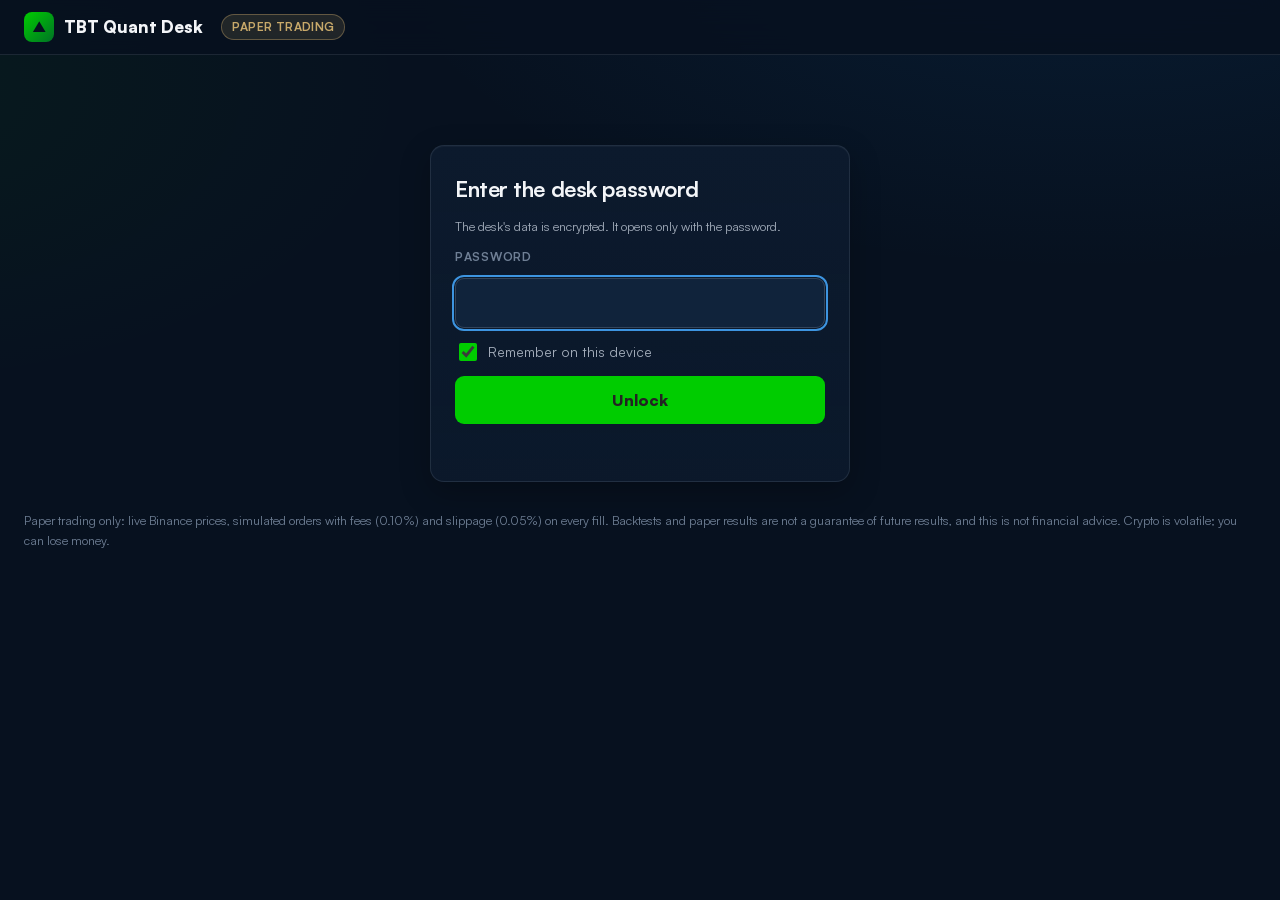
<file: index.html>
<!doctype html>
<html lang="en">
<head>
  <meta charset="utf-8" />
  <meta name="viewport" content="width=device-width, initial-scale=1" />
  <title>TBT Quant Desk</title>
  <meta name="description" content="Paper-trading crypto desk: live positions, watchlist, learning and research." />
  <meta name="robots" content="noindex, nofollow" />
  <meta name="desk-vault" content="1" />
  <link rel="stylesheet" href="styles.css" />
  <link rel="icon" href="data:image/svg+xml,%3Csvg xmlns='http://www.w3.org/2000/svg' viewBox='0 0 32 32'%3E%3Crect width='32' height='32' rx='8' fill='%2300cc00'/%3E%3Cpath d='M7 21l6-6 4 4 8-9' stroke='%2307111f' stroke-width='3' fill='none' stroke-linecap='round' stroke-linejoin='round'/%3E%3C/svg%3E" />
</head>
<body>
  <header class="top">
    <div class="wrap">
      <div class="brand"><span class="mark" aria-hidden="true">▲</span>TBT Quant Desk</div>
      <span class="pill paper" title="No real money. Live prices, simulated orders with real fees.">Paper trading</span>
      <div class="status" id="status"><span class="live-dot stale"></span><span>Loading…</span></div>
      <nav class="tabs" role="tablist" aria-label="Views">
        <button role="tab" aria-selected="true" data-tab="desk">Desk</button>
        <button role="tab" aria-selected="false" data-tab="learning">Learning</button>
        <button role="tab" aria-selected="false" data-tab="research">Research</button>
        <button role="tab" aria-selected="false" data-tab="rules">Rules</button>
        <a class="navlink" href="sprint.html">Sprint →</a>
        <a class="navlink" href="sprint.html?desk=breakout">A/B test →</a>
      </nav>
    </div>
  </header>

  <main class="wrap">
    <section id="view-desk" role="tabpanel">
      <div class="hero" id="hero"></div>
      <div class="panel chart-panel">
        <div class="chart-head">
          <h2>Account value</h2>
          <div class="legend" id="legend"></div>
          <div class="seg" id="range" role="group" aria-label="Chart range">
            <button data-r="7D" aria-pressed="false">7D</button><button data-r="30D" aria-pressed="true">30D</button><button data-r="ALL" aria-pressed="false">All</button>
          </div>
        </div>
        <div style="position:relative"><svg class="chart" id="chart" role="img" aria-label="Account value chart"></svg><div class="chart-tip" id="tip"></div></div>
      </div>

      <div class="section-head"><h2>Trade board</h2><p id="board-sub">Every coin and trade, from watching to closed.</p></div>
      <div class="board" id="board"></div>

      <div class="lower">
        <div class="panel"><div class="chart-head"><h2>What the desk did</h2><span class="muted small">Plain-English log, newest first</span></div><ul class="log" id="log"></ul></div>
        <div class="panel"><div class="chart-head"><h2>Learning at a glance</h2><button class="seg" style="margin-left:auto;padding:5px 12px;cursor:pointer;border-radius:9px" data-goto="learning">Open learning →</button></div><div id="peek"></div></div>
      </div>
    </section>

    <section id="view-learning" role="tabpanel" hidden></section>
    <section id="view-research" role="tabpanel" hidden></section>
    <section id="view-rules" role="tabpanel" hidden></section>

    <p class="foot">Paper trading only: live Binance prices, simulated orders with fees (0.10%) and slippage (0.05%) on every fill. Backtests and paper results are not a guarantee of future results, and this is not financial advice. Crypto is volatile; you can lose money.</p>
  </main>
  <script src="app.js" type="module"></script>
</body>
</html>
</file>
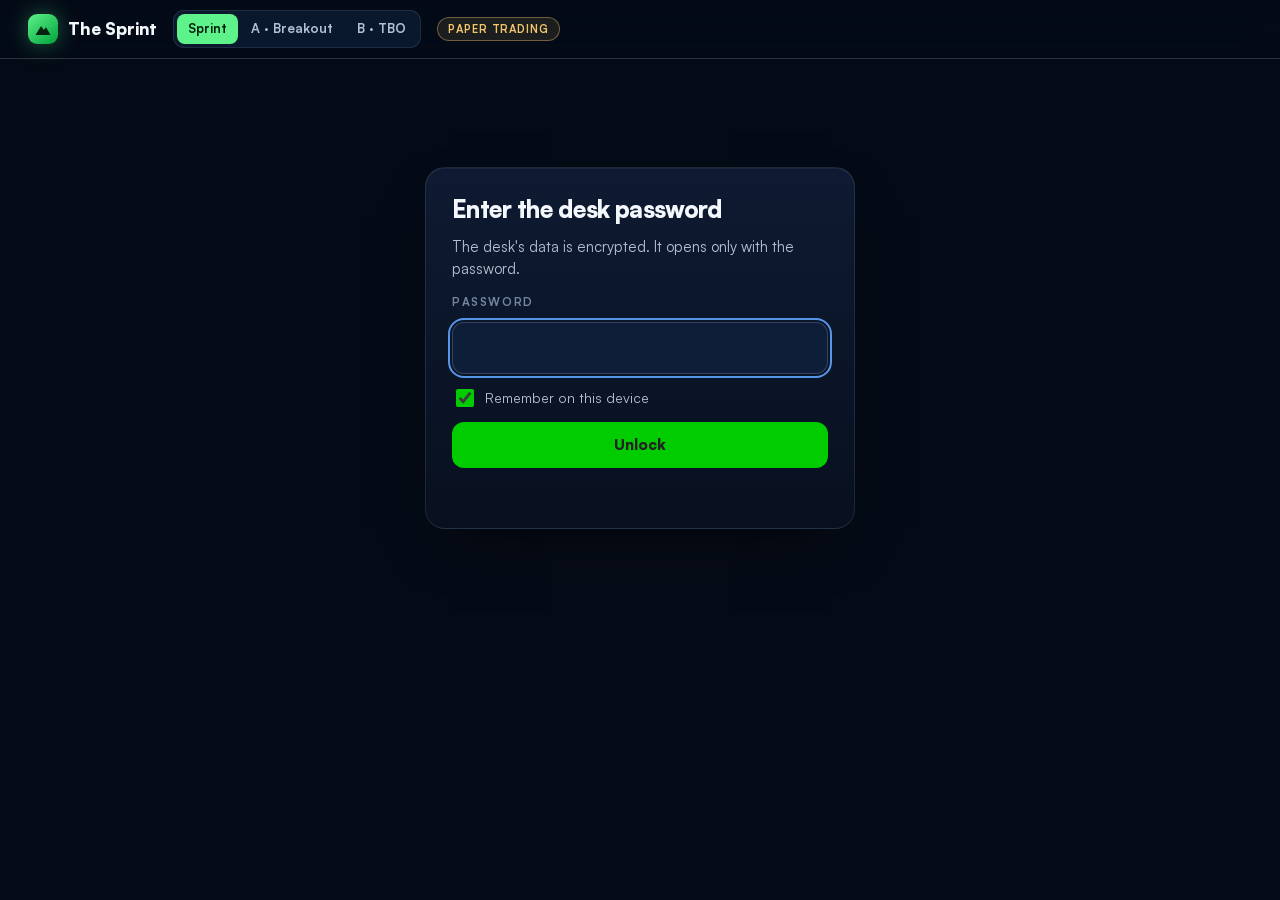
<file: sprint.html>
<!doctype html>
<html lang="en">
<head>
  <meta charset="utf-8" />
  <meta name="viewport" content="width=device-width, initial-scale=1, viewport-fit=cover" />
  <title>Sprint · TBT Quant Desk</title>
  <meta name="description" content="Paper-trading sprint: $1,000 to $2,000 in 30 days, swing trading crypto with Kraken fees." />
  <meta name="robots" content="noindex, nofollow" />
  <meta name="desk-vault" content="1" />
  <meta name="theme-color" content="#050b16" />
  <link rel="preload" href="satoshi-900.woff2" as="font" type="font/woff2" crossorigin />
  <link rel="stylesheet" href="sprint.css?v=8" />
  <link rel="icon" href="data:image/svg+xml,%3Csvg xmlns='http://www.w3.org/2000/svg' viewBox='0 0 32 32'%3E%3Crect width='32' height='32' rx='8' fill='%2300cc00'/%3E%3Cpath d='M5 24l8-13 4 6 3-4 7 11z' fill='%2307111f'/%3E%3C/svg%3E" />
</head>
<body class="sprint">
  <header class="top">
    <div class="wrap">
      <a class="brand" href="sprint.html" aria-label="The Sprint, live view">
        <span class="mark" aria-hidden="true"><svg viewBox="0 0 24 24" width="18" height="18"><path d="M2 20l7.5-12 3.6 5.4L16 9.5 22 20z" fill="#04210f"/></svg></span><span id="brand-name">The Sprint</span>
      </a>
      <nav class="desks" id="desks" aria-label="Desks"><a data-desk="sprint" href="sprint.html">Sprint</a><a data-desk="breakout" href="?desk=breakout">A · Breakout</a><a data-desk="tbo" href="?desk=tbo">B · TBO</a></nav>
      <span class="pill" title="No real money. Live prices, simulated orders with Kraken's fees.">Paper trading</span>
      <div class="status" id="status"><span class="live-dot stale"></span><span>Loading…</span></div>
      <nav class="tabs" aria-label="Views">
        <button id="nav-live" aria-selected="true">Live</button>
        <button id="nav-replay" aria-selected="false">Replay a past month</button>
        <a class="navlink" href="./">Full desk →</a>
      </nav>
    </div>
  </header>
  <div class="tape" id="tape" hidden>
    <div class="mood" id="mood"></div>
    <div class="tape-view" id="tape-view" aria-label="Live prices of the coins this desk follows, with each coin's move over the last 24 hours"><div class="tape-track" id="tape-track"></div></div>
  </div>

  <main>
    <section class="hero" id="hero" aria-label="The goal">
      <div class="scene" id="scene"></div>
      <div class="wrap hero-in"><div class="hero-copy" id="copy"></div></div>
    </section>

    <div class="wrap page">
      <section class="hud" id="hud" aria-label="Where things stand"></section>
      <p class="scene-key" id="scene-key"></p>
      <section class="ab" id="ab" aria-label="The A/B test" hidden></section>

      <section class="block" id="race-block">
        <div class="block-head">
          <div><div class="eyebrow">The route so far</div><h2 id="race-h">The race to $2,000</h2></div>
          <div class="legend" id="race-legend"></div>
        </div>
        <div class="panel race"><div class="race-box"><svg id="race" role="img" aria-label="Account value over the 30 days, against the pace needed to reach $2,000 and against simply holding Bitcoin"></svg><div class="tip" id="race-tip"></div></div><p class="race-note" id="race-note" hidden></p></div>
      </section>

      <section class="block" id="trades-block">
        <div class="block-head">
          <div><div class="eyebrow">On the rope</div><h2>Open trades and the market light</h2></div>
          <p id="trades-sub"></p>
        </div>
        <div class="trades" id="trades"></div>
      </section>

      <section class="block" id="radar-block">
        <div class="block-head">
          <div><div class="eyebrow">Scouting</div><h2>Radar: what it might buy next</h2></div>
          <p id="radar-sub">The closer a coin is to the centre, the closer it is to a breakout. Tap a coin to see its chart.</p>
        </div>
        <div class="radar">
          <div class="panel scope-panel"><div id="scope"></div><div class="scope-key" id="scope-key"></div></div>
          <div class="panel radar-list" id="radar"></div>
          <div class="panel radar-detail" id="radar-detail"></div>
        </div>
      </section>

      <section class="block two" id="log-block">
        <div>
          <div class="block-head"><div><div class="eyebrow">Logbook</div><h2>What it did, in plain English</h2></div></div>
          <div class="panel pad"><ul class="feed" id="feed"></ul></div>
        </div>
        <div>
          <div class="block-head"><div><div class="eyebrow">Results</div><h2>Finished trades</h2></div><p id="ledger-sub"></p></div>
          <div class="panel pad"><div id="ledger"></div><div id="fees"></div></div>
        </div>
      </section>

      <section class="block" id="score-block">
        <div class="block-head">
          <div><div class="eyebrow">Scoreboard</div><h2 id="score-h">Finished sprints</h2></div>
          <p id="score-sub">On day 30 it sells everything, records the result here and starts again from $1,000.</p>
        </div>
        <div id="score"></div>
      </section>

      <section class="block" id="odds-block">
        <div class="block-head">
          <div><div class="eyebrow">The honest odds</div><h2 id="odds-h">How past runs ended</h2></div>
          <p id="odds-sub"></p>
        </div>
        <div class="panel pad odds" id="odds"></div>
      </section>

      <section class="block" id="rules-block">
        <div class="block-head"><div><div class="eyebrow">The method</div><h2>The rules it follows</h2></div></div>
        <ol class="rules" id="rules"></ol>
      </section>

      <p class="foot">Paper trading only: no real money and no exchange account. Prices are live Binance spot prices; every simulated order pays Kraken Pro's taker fee (0.80% at the entry tier, lower with volume) plus 0.10% slippage. Backtests and paper results are not a guarantee of future results, and this is not financial advice. Crypto is volatile; you can lose money. The sky over the mountain follows Montreal's real sun and weather (<a href="https://open-meteo.com/" rel="noopener">weather data by Open-Meteo.com</a>); it says nothing about the market.</p>
    </div>
  </main>

  <div class="dock" id="replay" hidden>
    <div class="dock-pick" id="replay-pick" role="group" aria-label="Which month to replay"></div>
    <button class="dock-play" id="play" aria-label="Play or pause">▶</button>
    <input type="range" id="scrub" min="0" max="29" value="0" aria-label="Day of the replay" />
    <div class="dock-day" id="replay-day"></div>
  </div>
  <div class="tip float" id="tip" role="status"></div>
  <script src="sprint.js?v=8" type="module"></script>
</body>
</html>
</file>
<file: styles.css>
/* TBT Quant Desk dashboard. Colours follow the TBT palette (Night background, brand green for gains). */
@font-face { font-family: Satoshi; src: url(satoshi-400.woff2) format('woff2'); font-weight: 400; font-display: swap; }
@font-face { font-family: Satoshi; src: url(satoshi-500.woff2) format('woff2'); font-weight: 500; font-display: swap; }
@font-face { font-family: Satoshi; src: url(satoshi-700.woff2) format('woff2'); font-weight: 700; font-display: swap; }
@font-face { font-family: Satoshi; src: url(satoshi-900.woff2) format('woff2'); font-weight: 900; font-display: swap; }

:root {
  --bg: #07111f; --surface: #0c1a2d; --surface-2: #10233b; --surface-3: #152c48;
  --line: rgba(163, 173, 187, 0.14); --line-2: rgba(163, 173, 187, 0.24);
  --text: #f3f5f8; --muted: #a3adbb; --faint: #6f7f95;
  --green: #00cc00; --green-2: #39e639; --green-soft: rgba(0, 204, 0, 0.12); --green-line: rgba(0, 204, 0, 0.35);
  --red: #ff5a6a; --red-soft: rgba(255, 90, 106, 0.12); --red-line: rgba(255, 90, 106, 0.35);
  --blue: #3d94e0; --blue-soft: rgba(16, 115, 196, 0.18); --teal: #0dcab1; --gold: #c8a96a; --gold-soft: rgba(200, 169, 106, 0.14);
  --radius: 14px; --radius-sm: 9px;
  --shadow: 0 1px 0 rgba(255, 255, 255, 0.03) inset, 0 10px 30px rgba(0, 0, 0, 0.25);
  --mono: ui-monospace, 'SF Mono', Menlo, Consolas, monospace;
  color-scheme: dark;
}
* { box-sizing: border-box; }
html, body { margin: 0; background: var(--bg); color: var(--text); font: 15px/1.5 Satoshi, system-ui, -apple-system, 'Segoe UI', sans-serif; -webkit-font-smoothing: antialiased; }
body { min-height: 100vh; background: radial-gradient(1200px 600px at 85% -10%, rgba(16, 115, 196, 0.12), transparent 60%), radial-gradient(900px 500px at -10% 10%, rgba(0, 204, 0, 0.05), transparent 60%), var(--bg); }
a { color: var(--blue); }
button { font: inherit; color: inherit; }
.num { font-variant-numeric: tabular-nums; }
.up { color: var(--green-2); } .down { color: var(--red); } .flat { color: var(--muted); }
.muted { color: var(--muted); } .faint { color: var(--faint); }
.wrap { max-width: 1480px; margin: 0 auto; padding: 0 24px 48px; }

/* Top bar */
.top { position: sticky; top: 0; z-index: 20; backdrop-filter: blur(14px); background: rgba(7, 17, 31, 0.82); border-bottom: 1px solid var(--line); }
.top .wrap { display: flex; align-items: center; gap: 18px; padding-top: 12px; padding-bottom: 12px; }
.brand { display: flex; align-items: center; gap: 10px; font-weight: 900; letter-spacing: -0.01em; font-size: 17px; white-space: nowrap; }
.brand .mark { width: 30px; height: 30px; border-radius: 8px; background: linear-gradient(135deg, var(--green), #007326); display: grid; place-items: center; color: #07111f; font-size: 15px; }
.pill { display: inline-flex; align-items: center; gap: 6px; padding: 3px 10px; border-radius: 999px; font-size: 12px; font-weight: 700; letter-spacing: 0.03em; text-transform: uppercase; border: 1px solid var(--line-2); color: var(--muted); }
.pill.paper { color: var(--gold); border-color: rgba(200, 169, 106, 0.4); background: var(--gold-soft); }
.live-dot { width: 8px; height: 8px; border-radius: 50%; background: var(--green); box-shadow: 0 0 0 0 rgba(0, 204, 0, 0.6); animation: pulse 2s infinite; }
.live-dot.stale { background: var(--gold); animation: none; }
@keyframes pulse { 0% { box-shadow: 0 0 0 0 rgba(0, 204, 0, 0.55); } 70% { box-shadow: 0 0 0 8px rgba(0, 204, 0, 0); } 100% { box-shadow: 0 0 0 0 rgba(0, 204, 0, 0); } }
.status { font-size: 13px; color: var(--muted); display: flex; align-items: center; gap: 8px; white-space: nowrap; }
.tabs { margin-left: auto; display: flex; gap: 4px; background: var(--surface); border: 1px solid var(--line); border-radius: 11px; padding: 3px; }
.tabs button { background: none; border: 0; padding: 7px 14px; border-radius: 8px; cursor: pointer; color: var(--muted); font-weight: 700; font-size: 14px; }
.tabs button[aria-selected='true'] { background: var(--surface-3); color: var(--text); }
.tabs .navlink { align-self: center; padding: 7px 12px; font-weight: 700; font-size: 14px; color: var(--gold); text-decoration: none; white-space: nowrap; }
.tabs button:focus-visible, .seg button:focus-visible, .card:focus-visible { outline: 2px solid var(--blue); outline-offset: 2px; }

/* Panels */
.panel { background: linear-gradient(180deg, var(--surface), rgba(12, 26, 45, 0.85)); border: 1px solid var(--line); border-radius: var(--radius); box-shadow: var(--shadow); }
.label { font-size: 12px; font-weight: 700; letter-spacing: 0.06em; text-transform: uppercase; color: var(--faint); }
h2 { font-size: 18px; margin: 0; letter-spacing: -0.01em; }
h3 { font-size: 15px; margin: 0; }
.section-head { display: flex; align-items: baseline; justify-content: space-between; gap: 12px; margin: 28px 2px 12px; }
.section-head p { margin: 0; color: var(--muted); font-size: 14px; }

/* Hero strip */
.hero { display: grid; grid-template-columns: 1.25fr 1.25fr 1fr 1fr; gap: 14px; margin-top: 20px; }
.hero .panel { padding: 18px 20px; min-width: 0; }
.big { font-size: 40px; font-weight: 900; letter-spacing: -0.03em; line-height: 1.05; margin: 6px 0 4px; }
.mid { font-size: 22px; font-weight: 900; letter-spacing: -0.02em; margin: 6px 0 2px; }
.sub { font-size: 14px; color: var(--muted); }
.delta { font-weight: 700; }
.goalbar { position: relative; height: 10px; border-radius: 99px; background: var(--surface-3); margin: 12px 0 8px; overflow: hidden; }
.goalbar i { position: absolute; inset: 0 auto 0 0; background: linear-gradient(90deg, var(--green), var(--teal)); border-radius: 99px; }
.goalbar b { position: absolute; top: -3px; bottom: -3px; width: 2px; background: var(--gold); }
.ticks { display: flex; justify-content: space-between; font-size: 11px; color: var(--faint); }
.regime { display: inline-flex; align-items: center; gap: 8px; font-weight: 900; font-size: 20px; margin: 6px 0 4px; }
.regime .chip { font-size: 12px; padding: 3px 9px; border-radius: 999px; letter-spacing: 0.04em; }
.regime.on .chip { background: var(--green-soft); color: var(--green-2); border: 1px solid var(--green-line); }
.regime.off .chip { background: var(--red-soft); color: var(--red); border: 1px solid var(--red-line); }
.meter { display: flex; height: 10px; border-radius: 99px; overflow: hidden; background: var(--surface-3); margin: 12px 0 10px; }
.meter i { display: block; height: 100%; }
.kv { display: grid; grid-template-columns: 1fr auto; gap: 4px 12px; font-size: 14px; }
.kv span:nth-child(odd) { color: var(--muted); }

/* Chart */
.chart-panel { margin-top: 14px; padding: 16px 18px 10px; }
.chart-head { display: flex; align-items: center; gap: 18px; flex-wrap: wrap; }
.legend { display: flex; gap: 16px; font-size: 13px; color: var(--muted); flex-wrap: wrap; }
.legend i { display: inline-block; width: 14px; height: 3px; border-radius: 3px; vertical-align: middle; margin-right: 6px; }
.seg { margin-left: auto; display: flex; gap: 2px; background: var(--surface-2); border-radius: 9px; padding: 3px; border: 1px solid var(--line); }
.seg button { background: none; border: 0; padding: 4px 10px; border-radius: 7px; cursor: pointer; color: var(--muted); font-size: 13px; font-weight: 700; }
.seg button[aria-pressed='true'] { background: var(--surface-3); color: var(--text); }
svg.chart { width: 100%; height: 240px; display: block; }
svg.chart text { fill: var(--faint); font-size: 11px; font-family: inherit; }
.chart-tip { position: absolute; pointer-events: none; background: var(--surface-3); border: 1px solid var(--line-2); border-radius: 8px; padding: 6px 9px; font-size: 12px; white-space: nowrap; transform: translate(-50%, -110%); display: none; }

/* Kanban */
.board { display: grid; grid-template-columns: repeat(5, minmax(240px, 1fr)); gap: 14px; align-items: start; }
.col { background: rgba(12, 26, 45, 0.55); border: 1px solid var(--line); border-radius: var(--radius); padding: 12px; min-height: 220px; }
.col-head { display: flex; align-items: center; gap: 8px; padding: 2px 4px 10px; }
.col-head h3 { font-size: 14px; letter-spacing: 0.01em; }
.col-head .count { margin-left: auto; min-width: 26px; text-align: center; font-size: 12px; font-weight: 700; padding: 2px 8px; border-radius: 99px; background: var(--surface-3); color: var(--muted); }
.col-head .dot { width: 9px; height: 9px; border-radius: 50%; }
.col-help { font-size: 12.5px; color: var(--faint); margin: -4px 4px 10px; line-height: 1.4; }
.cards { display: flex; flex-direction: column; gap: 10px; }
.card { background: var(--surface-2); border: 1px solid var(--line); border-radius: 12px; padding: 12px; transition: border-color 0.15s, transform 0.15s; }
.card:hover { border-color: var(--line-2); }
.card.win { border-left: 3px solid var(--green); } .card.loss { border-left: 3px solid var(--red); }
.card.ready { border-color: var(--green-line); background: linear-gradient(180deg, rgba(0, 204, 0, 0.07), var(--surface-2)); }
.card-top { display: flex; align-items: center; gap: 10px; }
.avatar { width: 32px; height: 32px; border-radius: 50%; display: grid; place-items: center; font-weight: 900; font-size: 11px; flex: none; overflow: hidden; color: #07111f; }
.avatar { position: relative; }
.avatar img { position: absolute; inset: 0; width: 100%; height: 100%; display: block; background: var(--surface-2); }
.coin { font-weight: 900; font-size: 15px; letter-spacing: 0.01em; }
.tag { white-space: nowrap; font-size: 11px; font-weight: 700; color: var(--muted); background: var(--surface-3); padding: 1px 7px; border-radius: 99px; }
.right { margin-left: auto; text-align: right; }
.pnl { font-weight: 900; font-size: 17px; letter-spacing: -0.01em; }
.small { font-size: 12.5px; }
.why { font-size: 12.5px; color: var(--muted); margin-top: 8px; line-height: 1.45; }
.grow { min-width: 0; flex: 1; }
.nowrap { white-space: nowrap; }
.chips { display: flex; flex-wrap: wrap; gap: 5px; margin-top: 10px; }
.chip { font-size: 11.5px; font-weight: 700; padding: 2px 8px; border-radius: 99px; background: var(--surface-3); color: var(--faint); white-space: nowrap; }
.chip.ok { background: var(--green-soft); color: var(--green-2); }
.card.compact .why { margin-top: 6px; }
details.more { margin-top: 2px; }
details.more summary { cursor: pointer; list-style: none; text-align: center; font-size: 13px; font-weight: 700; color: var(--muted); padding: 8px; border: 1px dashed var(--line-2); border-radius: 10px; }
details.more summary::-webkit-details-marker { display: none; }
details.more[open] summary { margin-bottom: 10px; }
.checks { list-style: none; padding: 0; margin: 10px 0 0; display: grid; gap: 4px; font-size: 12.5px; }
.checks li { display: flex; gap: 7px; align-items: center; color: var(--muted); }
.checks li.ok { color: var(--text); }
.checks .ic { width: 16px; height: 16px; border-radius: 50%; display: grid; place-items: center; font-size: 10px; font-weight: 900; flex: none; }
.checks li.ok .ic { background: var(--green-soft); color: var(--green-2); }
.checks li:not(.ok) .ic { background: var(--surface-3); color: var(--faint); }
.prog { height: 6px; border-radius: 99px; background: var(--surface-3); margin-top: 10px; overflow: hidden; }
.prog i { display: block; height: 100%; background: linear-gradient(90deg, var(--blue), var(--teal)); border-radius: 99px; }
.ladder { position: relative; height: 26px; margin: 12px 2px 2px; }
.ladder .rail { position: absolute; left: 0; right: 0; top: 11px; height: 4px; border-radius: 4px; background: var(--surface-3); }
.ladder .zone { position: absolute; top: 11px; height: 4px; border-radius: 4px; }
.ladder .mk { position: absolute; top: 4px; width: 2px; height: 18px; border-radius: 2px; }
.ladder .now { position: absolute; top: 7px; width: 12px; height: 12px; border-radius: 50%; margin-left: -6px; border: 2px solid var(--surface-2); }
.ladder-l { display: flex; justify-content: space-between; font-size: 11px; color: var(--faint); }
.badge { display: inline-block; font-size: 11px; font-weight: 700; padding: 2px 8px; border-radius: 99px; margin-top: 8px; }
.badge.lock { background: var(--green-soft); color: var(--green-2); }
.badge.exit { background: var(--gold-soft); color: var(--gold); }
.empty { border: 1px dashed var(--line-2); border-radius: 12px; padding: 16px 14px; color: var(--muted); font-size: 13px; line-height: 1.5; text-align: center; }
.empty strong { color: var(--text); display: block; margin-bottom: 4px; }

/* Lower grid */
.lower { display: grid; grid-template-columns: 1.1fr 1fr; gap: 14px; margin-top: 14px; }
.lower .panel { padding: 16px 18px; }
.log { list-style: none; margin: 10px 0 0; padding: 0; max-height: 420px; overflow: auto; }
.lower > *, .grid2 > *, .grid3 > *, .hero > * { min-width: 0; }
.log li > div { min-width: 0; overflow-wrap: anywhere; }
.log li { display: grid; grid-template-columns: 22px minmax(0, 1fr); gap: 10px; padding: 10px 0; border-top: 1px solid var(--line); font-size: 13.5px; }
.log li:first-child { border-top: 0; }
.log .ev { width: 22px; height: 22px; border-radius: 6px; display: grid; place-items: center; font-size: 11px; font-weight: 900; }
.log time { display: block; font-size: 11.5px; color: var(--faint); }
.ev.buy, .ev.add { background: var(--green-soft); color: var(--green-2); }
.ev.sell, .ev.target { background: var(--blue-soft); color: var(--blue); }
.ev.stop { background: var(--red-soft); color: var(--red); }
.ev.regime, .ev.info, .ev.learn { background: var(--gold-soft); color: var(--gold); }

table { width: 100%; border-collapse: collapse; font-size: 13.5px; }
th { text-align: left; font-size: 11.5px; letter-spacing: 0.05em; text-transform: uppercase; color: var(--faint); font-weight: 700; padding: 8px 10px; border-bottom: 1px solid var(--line-2); white-space: nowrap; }
td { padding: 10px; border-bottom: 1px solid var(--line); vertical-align: middle; }
td.r, th.r { text-align: right; }
tr.main td { background: rgba(0, 204, 0, 0.05); }
.role { font-size: 11px; font-weight: 700; padding: 2px 8px; border-radius: 99px; white-space: nowrap; }
.role.main { background: var(--green-soft); color: var(--green-2); }
.role.challenger { background: var(--blue-soft); color: var(--blue); }
.role.alternative { background: var(--surface-3); color: var(--muted); }
.role.sprint, .role.goal { background: var(--gold-soft); color: var(--gold); }
.spark { width: 110px; height: 28px; display: block; }
.table-scroll { overflow-x: auto; }

/* Learning + research */
.grid2 { display: grid; grid-template-columns: 1fr 1fr; gap: 14px; }
.grid3 { display: grid; grid-template-columns: repeat(3, 1fr); gap: 14px; }
.panel.pad { padding: 18px 20px; }
.health { display: grid; gap: 10px; margin-top: 10px; }
.health-row { display: grid; grid-template-columns: 130px 1fr 80px; gap: 12px; align-items: center; font-size: 13.5px; }
.trust { height: 8px; border-radius: 99px; background: var(--surface-3); overflow: hidden; }
.trust i { display: block; height: 100%; border-radius: 99px; }
.lessons { margin: 10px 0 0; padding: 0; list-style: none; display: grid; gap: 10px; }
.lessons li { background: var(--surface-2); border: 1px solid var(--line); border-radius: 10px; padding: 10px 12px; font-size: 13.5px; line-height: 1.5; }
.verdict { display: grid; gap: 6px; }
.verdict .k { font-size: 30px; font-weight: 900; letter-spacing: -0.02em; }
.bar-row { display: grid; grid-template-columns: minmax(150px, 1.4fr) 2fr 70px; gap: 12px; align-items: center; font-size: 13.5px; padding: 6px 0; }
.bar-row .b { height: 10px; border-radius: 99px; background: var(--surface-3); overflow: hidden; }
.bar-row .b i { display: block; height: 100%; border-radius: 99px; }
.prose { color: var(--muted); font-size: 14.5px; line-height: 1.65; }
.prose strong { color: var(--text); }
.prose ul { padding-left: 18px; margin: 8px 0; }
.prose li { margin: 4px 0; }
.callout { border: 1px solid rgba(200, 169, 106, 0.35); background: var(--gold-soft); border-radius: var(--radius); padding: 16px 18px; color: var(--text); font-size: 14.5px; line-height: 1.6; }
.callout strong { color: var(--gold); }
code, .code { font-family: var(--mono); font-size: 12.5px; background: var(--surface-3); padding: 1px 6px; border-radius: 5px; }
.foot { margin-top: 28px; color: var(--faint); font-size: 12.5px; line-height: 1.6; }

/* Password lock (hosted copy only) */
body.locked main > section, body.locked .tabs, body.locked .status { display: none !important; }
.unlock { max-width: 420px; margin: 10vh auto 0; padding: 26px 24px; display: grid; gap: 12px; }
.unlock h2 { font-size: 22px; letter-spacing: -0.02em; }
.unlock p { margin: 0; }
.unlock input[type='password'] { width: 100%; padding: 12px 14px; border-radius: var(--radius-sm); border: 1px solid var(--line-2); background: var(--surface-2); color: var(--text); font: inherit; font-size: 16px; }
.unlock input:focus-visible { outline: 2px solid var(--blue); outline-offset: 1px; }
.unlock .check { display: flex; gap: 8px; align-items: center; color: var(--muted); font-size: 14px; cursor: pointer; }
.unlock .check input { width: 18px; height: 18px; accent-color: var(--green); }
.unlock .err { color: var(--red); min-height: 1.4em; font-size: 14px; }
.btn { background: var(--green); color: #232323; border: 0; border-radius: var(--radius-sm); padding: 12px 16px; font-weight: 900; font-size: 16px; cursor: pointer; }
.btn:hover { background: var(--green-2); }
.btn:disabled { opacity: 0.65; cursor: progress; }
.sr-only { position: absolute; width: 1px; height: 1px; padding: 0; margin: -1px; overflow: hidden; clip: rect(0 0 0 0); white-space: nowrap; border: 0; }
[hidden] { display: none !important; }

@media (max-width: 1280px) {
  .hero { grid-template-columns: 1fr 1fr; }
  .board { grid-template-columns: repeat(5, minmax(250px, 1fr)); overflow-x: auto; scroll-snap-type: x mandatory; padding-bottom: 6px; }
  .col { scroll-snap-align: start; }
}
@media (max-width: 900px) {
  .wrap { padding: 0 16px 40px; }
  .top { position: static; }
  .top .wrap { flex-wrap: wrap; gap: 10px; }
  .tabs { margin-left: 0; width: 100%; overflow-x: auto; }
  .tabs button { flex: 1; padding: 7px 8px; }
  .status { order: 3; width: 100%; white-space: normal; }
  .hero, .lower, .grid2, .grid3 { grid-template-columns: 1fr; }
  .big { font-size: 34px; }
  .board { grid-template-columns: 1fr; overflow: visible; }
  .col { min-height: 0; }
  .health-row { grid-template-columns: 110px 1fr 64px; }
  .bar-row { grid-template-columns: 1fr 1fr 56px; }
}
</file>
<file: sprint.css>
/* The Sprint display. Standalone: it does not load styles.css. Night palette from the TBT brand (Night, brand green, Champagne). */
@font-face { font-family: Satoshi; src: url(satoshi-400.woff2) format('woff2'); font-weight: 400; font-display: swap; }
@font-face { font-family: Satoshi; src: url(satoshi-500.woff2) format('woff2'); font-weight: 500; font-display: swap; }
@font-face { font-family: Satoshi; src: url(satoshi-700.woff2) format('woff2'); font-weight: 700; font-display: swap; }
@font-face { font-family: Satoshi; src: url(satoshi-900.woff2) format('woff2'); font-weight: 900; font-display: swap; }

:root {
  --bg: #050b16; --surf: #0a1528; --surf-2: #0f1e38; --surf-3: #172a4a;
  --ink: #f4f7fb; --ink-2: #b4c0d2; --ink-3: #7385a0;
  --hair: rgba(180, 200, 230, 0.12); --hair-2: rgba(180, 200, 230, 0.22);
  --green: #00cc00; --mint: #5df28a; --acct: #20b062; --btc: #5596e8; --loss: #ec5e6d; --gold: #f2c66d;
  --up: #5df28a; --down: #ff8590;
  --r: 20px; --r-sm: 12px;
  color-scheme: dark;
}
* { box-sizing: border-box; }
[hidden] { display: none !important; }
html { background: var(--bg); }
body { margin: 0; min-height: 100vh; color: var(--ink); background: var(--bg); font: 15px/1.5 Satoshi, system-ui, -apple-system, 'Segoe UI', sans-serif; -webkit-font-smoothing: antialiased; text-rendering: optimizeLegibility; overflow-x: hidden; }
body.replaying { padding-bottom: 110px; }
button { font: inherit; color: inherit; }
a { color: var(--btc); }
h1, h2, h3, p { margin: 0; }
.wrap { max-width: 1440px; margin: 0 auto; padding: 0 28px; }
.up { color: var(--up); } .down { color: var(--down); } .flat { color: var(--ink-2); }
.muted { color: var(--ink-2); }
.num { font-variant-numeric: tabular-nums; }
.label { font-size: 11.5px; font-weight: 700; letter-spacing: 0.14em; text-transform: uppercase; color: var(--ink-3); }
.sr-only { position: absolute; width: 1px; height: 1px; padding: 0; margin: -1px; overflow: hidden; clip: rect(0 0 0 0); white-space: nowrap; border: 0; }
.panel { background: linear-gradient(180deg, rgba(18, 33, 60, 0.74), rgba(9, 18, 34, 0.78)); border: 1px solid var(--hair); border-radius: var(--r); box-shadow: inset 0 1px 0 rgba(255, 255, 255, 0.045), 0 24px 60px -30px rgba(0, 0, 0, 0.8); }
.panel.pad { padding: 20px 22px; }
.empty { border: 1px dashed var(--hair-2); border-radius: 14px; padding: 22px 16px; color: var(--ink-2); font-size: 13.5px; line-height: 1.5; text-align: center; }
.empty strong { color: var(--ink); display: block; margin-bottom: 4px; }

/* Top bar */
.top { position: sticky; top: 0; z-index: 30; background: rgba(5, 11, 22, 0.66); backdrop-filter: blur(18px) saturate(1.5); -webkit-backdrop-filter: blur(18px) saturate(1.5); border-bottom: 1px solid var(--hair); }
.top .wrap { display: flex; align-items: center; gap: 16px; min-height: 58px; }
.brand { display: flex; align-items: center; gap: 10px; font-weight: 900; font-size: 17px; letter-spacing: -0.01em; color: var(--ink); text-decoration: none; white-space: nowrap; }
.brand .mark { width: 30px; height: 30px; border-radius: 9px; background: linear-gradient(140deg, var(--mint), #00a13a); display: grid; place-items: center; box-shadow: 0 0 22px rgba(93, 242, 138, 0.35); }
.pill { padding: 3px 10px; border-radius: 99px; font-size: 11px; font-weight: 700; letter-spacing: 0.08em; text-transform: uppercase; color: var(--gold); border: 1px solid rgba(242, 198, 109, 0.4); background: rgba(242, 198, 109, 0.1); white-space: nowrap; }
.status { display: flex; align-items: center; gap: 8px; font-size: 13px; color: var(--ink-2); white-space: nowrap; min-width: 0; }
.live-dot { width: 8px; height: 8px; border-radius: 50%; background: var(--mint); flex: none; animation: live 2s infinite; }
.live-dot.stale { background: var(--gold); animation: none; }
@keyframes live { 0% { box-shadow: 0 0 0 0 rgba(93, 242, 138, 0.6); } 70% { box-shadow: 0 0 0 8px rgba(93, 242, 138, 0); } 100% { box-shadow: 0 0 0 0 rgba(93, 242, 138, 0); } }
.tabs { margin-left: auto; display: flex; align-items: center; gap: 3px; padding: 3px; border-radius: 12px; background: rgba(15, 30, 56, 0.7); border: 1px solid var(--hair); }
.tabs button { background: none; border: 0; padding: 7px 14px; border-radius: 9px; cursor: pointer; color: var(--ink-2); font-weight: 700; font-size: 14px; white-space: nowrap; }
.tabs button[aria-selected='true'] { background: var(--surf-3); color: var(--ink); }
.tabs .navlink { padding: 7px 12px; font-weight: 700; font-size: 14px; color: var(--ink-2); text-decoration: none; white-space: nowrap; }
.tabs .navlink:hover, .tabs button:hover { color: var(--ink); }
:focus-visible { outline: 2px solid var(--btc); outline-offset: 2px; }

/* Ticker tape and market mood, under the top bar. --mood-rgb runs from red through grey to green with today's market. */
:root { --mood-rgb: 180, 192, 210; }
.tape { position: relative; z-index: 5; display: flex; align-items: stretch; height: 38px; overflow: hidden; font-size: 13px; white-space: nowrap; border-bottom: 1px solid rgba(var(--mood-rgb), 0.38);
  background: linear-gradient(180deg, rgba(var(--mood-rgb), 0.1), rgba(var(--mood-rgb), 0.03)), #060d1a; box-shadow: 0 12px 34px -18px rgba(var(--mood-rgb), 0.9); transition: border-color 1.6s, box-shadow 1.6s; animation: drop 0.7s cubic-bezier(0.2, 0.8, 0.2, 1) both; }
@keyframes drop { from { transform: translateY(-14px); } }
.mood { display: flex; align-items: center; gap: 10px; padding: 0 16px 0 28px; flex: none; border-right: 1px solid var(--hair); background: rgba(5, 11, 22, 0.55); cursor: help; }
.mood-k { font-size: 10.5px; font-weight: 700; letter-spacing: 0.14em; text-transform: uppercase; color: var(--ink-3); }
.mood-bar { position: relative; width: 74px; height: 6px; border-radius: 6px; background: linear-gradient(90deg, #ec5e6d, #6f7f97 50%, #30c870); opacity: 0.9; }
.mood-bar i { position: absolute; top: 50%; width: 12px; height: 12px; margin: -6px 0 0 -6px; border-radius: 50%; background: #fff; border: 3px solid rgb(var(--mood-rgb)); box-shadow: 0 0 12px rgba(var(--mood-rgb), 0.95); transition: left 1.2s cubic-bezier(0.2, 0.8, 0.2, 1), border-color 1.2s; animation: breathe 3.2s ease-in-out infinite; }
@keyframes breathe { 50% { box-shadow: 0 0 20px 3px rgba(var(--mood-rgb), 0.95); } }
.mood-v { font-weight: 900; color: rgb(var(--mood-rgb)); transition: color 1.2s; } .mood-s { color: var(--ink-2); font-size: 12.5px; }
.tape-view { flex: 1; min-width: 0; overflow: hidden; display: flex; align-items: center; -webkit-mask-image: linear-gradient(90deg, transparent, #000 28px, #000 calc(100% - 40px), transparent); mask-image: linear-gradient(90deg, transparent, #000 28px, #000 calc(100% - 40px), transparent); }
.tape-track { display: inline-flex; flex: none; will-change: transform; animation: tape var(--dur, 60s) linear infinite; }
.tape-view:hover .tape-track { animation-play-state: paused; }
@keyframes tape { to { transform: translateX(-50%); } }
.tape-set { display: inline-flex; flex: none; }
.tk { display: inline-flex; align-items: baseline; gap: 7px; padding: 0 18px; border-right: 1px solid rgba(180, 200, 230, 0.08); font-variant-numeric: tabular-nums; }
.tk b { font-weight: 900; letter-spacing: 0.02em; } .tk .p { color: var(--ink); font-weight: 700; } .tk .c { font-size: 12px; font-weight: 700; color: var(--ink-2); } .tk .c.up { color: var(--up); } .tk .c.down { color: var(--down); }
.tk.held b::before { content: ''; display: inline-block; width: 6px; height: 6px; margin: 0 6px 2px 0; border-radius: 50%; background: var(--mint); box-shadow: 0 0 8px var(--mint); vertical-align: middle; }
.tk .p.fu { animation: tkUp 1.2s ease-out; } .tk .p.fd { animation: tkDown 1.2s ease-out; }
@keyframes tkUp { 0% { color: var(--mint); text-shadow: 0 0 14px rgba(93, 242, 138, 0.9); } } @keyframes tkDown { 0% { color: var(--down); text-shadow: 0 0 14px rgba(255, 133, 144, 0.9); } }
.top { border-bottom-color: rgba(var(--mood-rgb), 0.22); transition: border-color 1.6s; }

.desks { display: flex; gap: 2px; padding: 3px; border-radius: 11px; background: rgba(15, 30, 56, 0.7); border: 1px solid var(--hair); }
.desks a { padding: 5px 11px; border-radius: 8px; font-size: 13px; font-weight: 700; color: var(--ink-2); text-decoration: none; white-space: nowrap; }
.desks a:hover { color: var(--ink); } .desks a[aria-current='page'] { background: var(--mint); color: #04210f; }

/* Hero: the mountain */
/* The sky behind the hero follows Montreal's real sun and weather: sprint-scene.js sets --sky-0..3 (top to horizon) and
   --day (0 at night, 1 in full daylight). By day a soft shade sits behind the headline so the white text stays readable. */
.hero { position: relative; height: clamp(580px, 78vh, 740px); overflow: hidden; isolation: isolate; --scrim: 0.62;
  background: linear-gradient(90deg, rgba(3, 14, 36, calc(var(--day, 0) * var(--scrim))) 0%, rgba(3, 14, 36, calc(var(--day, 0) * var(--scrim) * 0.75)) 26%, rgba(3, 14, 36, 0) 54%), linear-gradient(180deg, var(--sky-0, #02050c) 0%, var(--sky-1, #040b19) 36%, var(--sky-2, #091a36) 70%, var(--sky-3, #0d274a) 100%); }
.hero::before { content: ''; position: absolute; inset: 0; z-index: 0; pointer-events: none; opacity: var(--aur, 1); transition: opacity 2.4s; background: radial-gradient(60% 55% at 70% 18%, rgba(45, 212, 191, 0.13), transparent 70%), radial-gradient(50% 40% at 62% 100%, rgba(40, 110, 220, 0.25), transparent 70%); }
.hero::after { content: ''; position: absolute; inset: 0; z-index: 0; pointer-events: none; opacity: var(--murk, 0); transition: opacity 2.4s; background: radial-gradient(70% 60% at 66% 22%, rgba(150, 130, 190, 0.13), transparent 70%), linear-gradient(180deg, rgba(40, 44, 70, 0.3), rgba(30, 36, 60, 0.12)); }
.hero.bare { height: auto; padding-bottom: 60px; } .hero.bare .scene { display: none; } .hero.bare .hero-copy { width: min(640px, 100%); }
.scene { position: absolute; inset: 0; z-index: 1; }
.scene > canvas, .scene > svg { position: absolute; inset: 0; width: 100%; height: 100%; display: block; }
.sc-fx, .sc-clouds { pointer-events: none; }
.sc-clouds { position: absolute; inset: 0; opacity: var(--cap, 0); transition: opacity 2.6s; overflow: hidden; } /* cloud around the summit when Montreal is overcast */
.sc-clouds i { position: absolute; border-radius: 50%; background: var(--cap-c, rgba(196, 208, 236, 0.2)); filter: blur(26px); will-change: transform; animation: drift 46s ease-in-out infinite alternate; }
.sc-clouds i:nth-child(1) { left: calc(var(--sx) - 300px); top: calc(var(--sy) - 34px); width: 470px; height: 66px; }
.sc-clouds i:nth-child(2) { left: calc(var(--sx) - 90px); top: calc(var(--sy) + 26px); width: 520px; height: 84px; opacity: 0.75; animation-duration: 61s; animation-direction: alternate-reverse; }
.sc-clouds i:nth-child(3) { left: calc(var(--sx) - 440px); top: calc(var(--sy) + 84px); width: 380px; height: 56px; opacity: 0.6; animation-duration: 53s; }
@keyframes drift { from { transform: translateX(-70px); } to { transform: translateX(90px); } }
.sc-land text { font-family: inherit; }
.sc-ax { font-size: 11px; fill: var(--ink-3); font-variant-numeric: tabular-nums; }
.sc-ax.goal { fill: var(--gold); font-weight: 700; } .sc-ax.start { fill: var(--ink-2); font-weight: 700; } .sc-ax.limit { fill: var(--down); font-weight: 700; }
.sc-axl { stroke: rgba(200, 216, 245, 0.1); } .sc-axl.goal { stroke: rgba(242, 198, 109, 0.4); } .sc-axl.start { stroke: rgba(220, 232, 255, 0.26); } .sc-axl.limit { stroke: rgba(236, 94, 109, 0.5); }
.sc-route { stroke: rgba(240, 246, 255, 0.5); } .sc-pole { stroke: #f4f7fb; }
/* Motion in the scene: the flag flutters (faster in wind), the campfire glows, and far ridges slide with the pointer. */
.sc-flag { transform-box: fill-box; transform-origin: 0 50%; animation: flutter var(--flag, 2.6s) ease-in-out infinite alternate; }
@keyframes flutter { 0% { transform: skewY(-7deg) scaleX(1); } 50% { transform: skewY(6deg) scaleX(0.86); } 100% { transform: skewY(-2deg) scaleX(1.06); } }
.sc-fire { transform-box: fill-box; transform-origin: center; animation: fire 1.7s ease-in-out infinite alternate; }
@keyframes fire { from { opacity: 0.55; transform: scale(0.88); } to { opacity: 1; transform: scale(1.1); } }
.sc-par0, .sc-par1, .scene > .sc-sky { transition: transform 0.7s cubic-bezier(0.2, 0.8, 0.2, 1); }
.sc-par0 { transform: translate(calc(var(--px, 0) * -14px), calc(var(--py, 0) * -4px)); } .sc-par1 { transform: translate(calc(var(--px, 0) * -7px), calc(var(--py, 0) * -2px)); }
.scene > .sc-sky { transform: translate(calc(var(--px, 0) * -5px), calc(var(--py, 0) * -2px)); }
.sc-moon-l { font-size: 10.5px; font-weight: 700; letter-spacing: 0.14em; text-transform: uppercase; fill: var(--ink-2); }
.sc-moon .dark { fill: #101d36; stroke: rgba(235, 242, 255, 0.3); } .sc-moon .lit { fill: #f6eed6; }
/* The summit lamp is the market light: green and pulsing when the desk may buy, steady red when it waits. */
.sc-lamp { color: var(--mint); } .scene.off .sc-lamp { color: #ff5d6e; }
.sc-lamp .b { fill: currentColor; stroke: #07101f; stroke-width: 1.2; filter: drop-shadow(0 0 6px currentColor); }
.sc-lamp .h { fill: none; stroke: currentColor; stroke-width: 1.6; transform-box: fill-box; transform-origin: center; animation: halo 2.8s ease-out infinite; }
.scene.off .sc-lamp .h { animation: none; opacity: 0.4; }
.sc-lights .lo { fill: #ff9a8a; opacity: 0.62; } .sc-lights .hi { fill: #a8ffbd; opacity: 0.74; }
/* Daylight: the mountain and sky are bright, so the marks on them turn dark or gain an outline. */
.scene.day .sc-ax, .scene.day .sc-moon-l { fill: #f3f7ff; paint-order: stroke; stroke: rgba(5, 20, 46, 0.55); stroke-width: 2.6px; stroke-linejoin: round; }
.scene.day .sc-ax.goal { fill: #ffe29b; } .scene.day .sc-ax.limit { fill: #ffc2c8; }
.scene.day .sc-axl { stroke: rgba(8, 28, 62, 0.15); } .scene.day .sc-axl.goal { stroke: rgba(255, 220, 130, 0.8); } .scene.day .sc-axl.start { stroke: rgba(255, 255, 255, 0.5); } .scene.day .sc-axl.limit { stroke: rgba(210, 40, 64, 0.6); }
.scene.day .sc-route { stroke: rgba(8, 28, 62, 0.5); } .scene.day .sc-high { stroke: #0a1f44; }
.scene.day .sc-moon .dark { fill: rgba(255, 255, 255, 0.14); stroke: rgba(255, 255, 255, 0.62); } .scene.day .sc-moon .lit { fill: #fff; opacity: 0.92; } .scene.day .sc-moon .halo { opacity: 0.2; }
.scene.day .sc-lights .lo { fill: #b3243b; opacity: 0.8; } .scene.day .sc-lights .hi { fill: #0b7d44; opacity: 0.85; }
.scene.day .sc-lights .tw1, .scene.day .sc-lights .tw2 { animation: none; }
.sc-lights .tw1 { animation: tw 3.4s ease-in-out infinite alternate; } .sc-lights .tw2 { animation: tw 4.6s ease-in-out -2s infinite alternate; }
@keyframes tw { from { opacity: 0.2; } to { opacity: 0.95; } }
.sc-gold circle { fill: var(--gold); } .sc-flag { fill: var(--gold); filter: drop-shadow(0 0 7px rgba(242, 198, 109, 0.8)); }
.sc-trail { fill: none; stroke: currentColor; stroke-width: 3.5; stroke-linecap: round; stroke-linejoin: round; filter: drop-shadow(0 0 6px currentColor); }
.sc-pace { fill: #07101f; stroke: var(--gold); stroke-width: 2.2; } .sc-floor { fill: var(--loss); stroke: #07101f; stroke-width: 2; } .sc-high { stroke: var(--ink); stroke-width: 2; stroke-linecap: round; opacity: 0.8; }
.sc-me-halo { fill: none; stroke: currentColor; stroke-width: 2; transform-box: fill-box; transform-origin: center; animation: halo 2.2s ease-out infinite; }
@keyframes halo { 0% { transform: scale(0.55); opacity: 0.9; } 100% { transform: scale(2.1); opacity: 0; } }
.sc-burst { fill: none; stroke: var(--gold); stroke-width: 2; vector-effect: non-scaling-stroke; transform-box: fill-box; transform-origin: center; animation: burst 2.2s ease-out forwards; filter: drop-shadow(0 0 10px rgba(242, 198, 109, 0.9)); }
@keyframes burst { 0% { transform: scale(0.4); opacity: 1; } 100% { transform: scale(13); opacity: 0; } }
.sc-lab { font-size: 12px; paint-order: stroke; stroke: rgba(4, 9, 18, 0.9); stroke-width: 4px; stroke-linejoin: round; }
.sc-lab .k { fill: var(--ink-2); font-weight: 500; } .sc-lab .v { fill: var(--ink); font-weight: 900; }
.sc-lab.me { font-size: 14px; } .sc-lab.me .k { fill: var(--ink); font-weight: 700; }

.hero-in { position: relative; z-index: 3; height: 100%; pointer-events: none; }
.hero-copy { pointer-events: auto; width: min(440px, 37vw); padding-top: clamp(30px, 7vh, 72px); animation: rise 0.9s cubic-bezier(0.2, 0.8, 0.2, 1) both; }
@keyframes rise { from { transform: translateY(12px); } }
.chips { display: flex; flex-wrap: wrap; gap: 8px; margin-bottom: 20px; }
.chip { display: inline-flex; align-items: center; gap: 7px; padding: 5px 12px; border-radius: 99px; font-size: 12.5px; font-weight: 700; color: var(--ink); background: rgba(12, 24, 46, 0.6); border: 1px solid var(--hair-2); backdrop-filter: blur(8px); -webkit-backdrop-filter: blur(8px); white-space: nowrap; }
.chip i { width: 8px; height: 8px; border-radius: 50%; }
.chip.on i { background: var(--mint); box-shadow: 0 0 10px var(--mint); } .chip.off i { background: var(--loss); box-shadow: 0 0 10px var(--loss); }
.chip.ab-tag { background: var(--mint); color: #04210f; border-color: transparent; }
.chip.on { border-color: rgba(93, 242, 138, 0.45); } .chip.off { border-color: rgba(236, 94, 109, 0.5); } .chip.gold { color: var(--gold); border-color: rgba(242, 198, 109, 0.45); }
.eyebrow { font-size: 11.5px; font-weight: 700; letter-spacing: 0.18em; text-transform: uppercase; color: var(--mint); }
.hero .eyebrow { color: var(--ink-2); }
.eq { font-size: clamp(60px, 7.2vw, 104px); font-weight: 900; letter-spacing: -0.05em; line-height: 0.98; margin: 10px 0 10px -3px; text-shadow: 0 2px 30px rgba(3, 7, 15, 0.7); }
.eq small { font-size: 0.42em; font-weight: 700; letter-spacing: -0.02em; color: var(--ink-2); }
.eq.flash-up { animation: flashUp 1s ease-out; } .eq.flash-down { animation: flashDown 1s ease-out; }
@keyframes flashUp { 0% { color: var(--mint); text-shadow: 0 0 34px rgba(93, 242, 138, 0.7); } }
@keyframes flashDown { 0% { color: var(--down); text-shadow: 0 0 34px rgba(255, 133, 144, 0.7); } }
.delta { font-size: 18px; font-weight: 700; }
.story { margin-top: 16px; font-size: 16.5px; line-height: 1.5; color: var(--ink); max-width: 40ch; text-shadow: 0 1px 14px rgba(3, 7, 15, 0.9); }
.oops { font-size: clamp(30px, 4vw, 44px); font-weight: 900; letter-spacing: -0.03em; line-height: 1.1; margin-top: 12px; }
.btn { display: inline-flex; align-items: center; gap: 9px; background: var(--green); color: #232323; border: 0; border-radius: 12px; padding: 12px 18px; font-weight: 900; font-size: 15px; cursor: pointer; text-decoration: none; }
.btn:hover { background: #39e639; } .btn:disabled { opacity: 0.65; cursor: progress; }
.btn.ghost { margin-top: 22px; background: rgba(12, 24, 46, 0.62); color: var(--ink); border: 1px solid var(--hair-2); backdrop-filter: blur(8px); -webkit-backdrop-filter: blur(8px); transition: border-color 0.2s, background 0.2s; }
.btn.ghost span { color: var(--mint); font-size: 12px; } .btn.ghost:hover { background: rgba(23, 42, 74, 0.8); border-color: rgba(93, 242, 138, 0.6); }

/* Status strip under the mountain */
.page { position: relative; z-index: 4; padding-bottom: 56px; }
.hud { position: relative; margin-top: -40px; display: grid; grid-template-columns: 1.5fr repeat(5, minmax(0, 1fr)); gap: 1px; background: var(--hair); border: 1px solid var(--hair-2); border-radius: var(--r); overflow: hidden; box-shadow: 0 34px 70px -28px rgba(0, 0, 0, 0.9), 0 0 70px -34px rgba(var(--mood-rgb), 0.9); animation: rise 0.9s 0.1s cubic-bezier(0.2, 0.8, 0.2, 1) both; transition: box-shadow 1.6s; }
.hud > div { background: rgba(9, 18, 35, 0.9); backdrop-filter: blur(18px); -webkit-backdrop-filter: blur(18px); padding: 16px 18px 15px; min-width: 0; }
.hud .k { display: block; font-size: 11px; font-weight: 700; letter-spacing: 0.14em; text-transform: uppercase; color: var(--ink-3); }
.hud b { display: flex; align-items: center; gap: 9px; font-size: 25px; font-weight: 900; letter-spacing: -0.025em; line-height: 1.25; margin-top: 3px; white-space: nowrap; }
.hud b small { font-size: 0.62em; font-weight: 700; color: var(--ink-2); letter-spacing: 0; margin-left: -3px; }
.hud .s { display: block; font-size: 12.5px; color: var(--ink-2); line-height: 1.35; margin-top: 2px; }
.hud .good b { color: var(--gold); }
.pips { display: grid; grid-template-columns: repeat(30, 1fr); gap: 3px; margin: 8px 0 7px; }
.pips i { height: 8px; border-radius: 3px; background: var(--surf-3); }
.pips i.done { background: var(--btc); } .pips i.today { background: var(--ink); box-shadow: 0 0 10px rgba(244, 247, 251, 0.8); animation: blink 1.8s ease-in-out infinite; }
@keyframes blink { 50% { opacity: 0.45; } }
.lamp { width: 15px; height: 15px; border-radius: 50%; flex: none; display: inline-block; }
.on .lamp { background: radial-gradient(circle at 35% 30%, #c2ffd0, var(--mint) 60%); box-shadow: 0 0 16px rgba(93, 242, 138, 0.8); }
.off .lamp { background: radial-gradient(circle at 35% 30%, #ffc4ca, var(--loss) 60%); box-shadow: 0 0 16px rgba(236, 94, 109, 0.75); }
.scene-key { display: flex; flex-wrap: wrap; gap: 6px 22px; justify-content: center; margin: 16px 8px 0; font-size: 12.5px; color: var(--ink-3); }
.scene-key span { display: inline-flex; align-items: center; gap: 6px; }
.scene-key i { width: 7px; height: 7px; border-radius: 50%; display: inline-block; }
.scene-key .lo { background: #ff9a8a; } .scene-key .hi { background: #a8ffbd; margin-left: -2px; } .scene-key .gold { background: var(--gold); box-shadow: 0 0 6px var(--gold); }
.scene-key .moon { background: #f6eed6; box-shadow: inset -3px 0 0 #101d36; } .scene-key .lampi { background: var(--mint); box-shadow: 0 0 6px var(--mint); } .scene-key .lampi.red { background: #ff5d6e; box-shadow: 0 0 6px #ff5d6e; margin-left: -2px; }
.scene-key .sun { background: #ffd98a; box-shadow: 0 0 7px #ffd98a; } .scene-key a { color: inherit; }

.hud .bad b { color: var(--down); }
/* The A/B test, head to head */
.ab { margin-top: 18px; }
.ab-head { display: flex; flex-wrap: wrap; align-items: baseline; gap: 4px 14px; margin: 0 4px 10px; font-size: 13.5px; color: var(--ink-2); }
.ab-cards { display: grid; grid-template-columns: repeat(2, minmax(0, 1fr)); gap: 12px; }
.ab-card { display: block; padding: 14px 18px; border-radius: 16px; text-decoration: none; color: var(--ink); background: rgba(12, 24, 46, 0.72); border: 1px solid var(--hair); transition: border-color 0.2s; }
.ab-card:hover { border-color: var(--hair-2); } .ab-card.me { border-color: rgba(93, 242, 138, 0.6); box-shadow: inset 0 0 0 1px rgba(93, 242, 138, 0.25); }
.ab-card .k { display: block; font-size: 11px; font-weight: 700; letter-spacing: 0.12em; text-transform: uppercase; color: var(--ink-3); }
.ab-card.me .k { color: var(--mint); }
.ab-card b { display: block; font-size: 26px; font-weight: 900; letter-spacing: -0.025em; margin-top: 2px; } .ab-card b small { font-size: 0.55em; font-weight: 700; letter-spacing: 0; }
.ab-card .s { display: block; font-size: 12.5px; color: var(--ink-2); margin-top: 1px; }

/* Sections */
.block { margin-top: 64px; }
.block.rv { opacity: 0; transform: translateY(18px); transition: opacity 0.7s ease-out, transform 0.7s cubic-bezier(0.2, 0.8, 0.2, 1); }
.block.rv.in { opacity: 1; transform: none; }
.block.two { display: grid; grid-template-columns: 1.1fr 1fr; gap: 28px; align-items: start; }
.block.two > div { min-width: 0; }
.block-head { display: flex; align-items: flex-end; justify-content: space-between; gap: 12px 28px; flex-wrap: wrap; margin: 0 4px 18px; }
h2 { font-size: clamp(23px, 2.5vw, 31px); font-weight: 900; letter-spacing: -0.028em; line-height: 1.15; margin-top: 5px; }
.block-head p { color: var(--ink-2); font-size: 14.5px; max-width: 56ch; }
h3 { font-size: 19px; font-weight: 900; letter-spacing: -0.015em; }
.legend { display: flex; flex-wrap: wrap; gap: 6px 18px; font-size: 13px; color: var(--ink-2); }
.legend span { display: inline-flex; align-items: center; gap: 7px; white-space: nowrap; }
.legend .ln { width: 18px; height: 3px; border-radius: 3px; display: inline-block; }
.legend .ln.dash { height: 0; border-top: 2px dashed rgba(220, 230, 245, 0.7); border-radius: 0; }
.legend .tri { width: 0; height: 0; border: 5px solid transparent; border-top-width: 0; border-bottom: 9px solid; display: inline-block; }
.legend .tri.dn { border-bottom-width: 0; border-top: 9px solid; }
.legend .dt { width: 9px; height: 9px; border-radius: 50%; display: inline-block; }
.tip { position: absolute; display: none; pointer-events: none; z-index: 5; background: rgba(23, 42, 74, 0.96); border: 1px solid var(--hair-2); border-radius: 10px; padding: 7px 11px; font-size: 12.5px; line-height: 1.45; white-space: nowrap; transform: translate(-50%, -118%); box-shadow: 0 12px 30px -10px rgba(0, 0, 0, 0.8); }
.tip span { color: var(--ink-2); } .tip.float { position: fixed; z-index: 60; }

/* Race chart */
.race { padding: 18px 20px 8px; }
.race-box { position: relative; }
#race { width: 100%; height: 400px; display: block; overflow: visible; touch-action: pan-y; }
#race text { font-family: inherit; font-size: 11.5px; fill: var(--ink-3); font-variant-numeric: tabular-nums; }
#race .ax-goal { fill: var(--ink); font-weight: 900; font-size: 12.5px; } #race .ax-start { fill: var(--ink-2); font-weight: 700; } #race .ax-cap { font-size: 10.5px; letter-spacing: 0.08em; text-transform: uppercase; }
#race .end { fill: var(--ink-2); font-size: 12.5px; paint-order: stroke; stroke: rgba(8, 16, 30, 0.9); stroke-width: 4px; stroke-linejoin: round; }
#race .end.b { fill: var(--ink); font-weight: 900; font-size: 14px; } #race .end .k { font-weight: 500; fill: var(--ink-2); font-size: 12px; }
#race .eq-line { fill: none; stroke: currentColor; stroke-width: 2.6; stroke-linejoin: round; stroke-linecap: round; filter: drop-shadow(0 0 7px currentColor); }
#race .draw { stroke-dasharray: var(--len); stroke-dashoffset: var(--len); animation: draw 1.6s ease-out forwards; }
@keyframes draw { to { stroke-dashoffset: 0; } }
/* Past test runs: faint behind the live line, brighter while the desk waits; one replays at a time. */
#race .ghosts path { fill: none; stroke: currentColor; stroke-width: 1.2; stroke-linejoin: round; opacity: 0.24; transition: opacity 0.2s; }
#race .ghosts circle { fill: currentColor; opacity: 0.38; }
#race .ghosts.wait path { opacity: 0.42; } #race .ghosts.wait circle { opacity: 0.75; }
#race .ghosts path.on { opacity: 1; stroke-width: 2.2; }
#race .rp-line { fill: none; stroke: currentColor; stroke-width: 2.2; stroke-linejoin: round; stroke-linecap: round; stroke-dasharray: 1; stroke-dashoffset: 1; filter: drop-shadow(0 0 6px currentColor); animation: rpLine 9s linear both; }
#race .rp-head { display: none; fill: currentColor; stroke: #0a1528; stroke-width: 2; offset-rotate: 0deg; animation: rpHead 9s linear both; }
@supports (offset-path: path('M0 0L1 1')) { #race .rp-head { display: inline; } }
#race .rp-cap { fill: var(--ink); font-size: 12.5px; font-weight: 700; paint-order: stroke; stroke: rgba(8, 16, 30, 0.92); stroke-width: 4px; stroke-linejoin: round; animation: rpCap 9s linear both; }
@keyframes rpLine { 0% { stroke-dashoffset: 1; opacity: 1; } 60%, 90% { stroke-dashoffset: 0; opacity: 1; } 100% { stroke-dashoffset: 0; opacity: 0; } }
@keyframes rpHead { 0% { offset-distance: 0%; opacity: 1; } 60%, 90% { offset-distance: 100%; opacity: 1; } 100% { offset-distance: 100%; opacity: 0; } }
@keyframes rpCap { 0%, 54% { opacity: 0; } 62%, 90% { opacity: 1; } 100% { opacity: 0; } }
.race-note { margin: 10px 2px 8px; color: var(--ink-3); font-size: 12.5px; line-height: 1.55; max-width: 120ch; }
.legend .ln.past { height: 2px; background: linear-gradient(90deg, rgba(242, 198, 109, 0.8), rgba(236, 94, 109, 0.8)); }
#race .now-ring { fill: none; stroke: currentColor; stroke-width: 2; opacity: 0; animation: halo 2.2s ease-out infinite; transform-box: fill-box; transform-origin: center; }

/* Trade cards */
.trades { display: grid; gap: 16px; grid-template-columns: minmax(0, 1fr); }
.trades.n2 { grid-template-columns: repeat(2, minmax(0, 1fr)); }
.trades.n3, .trades.n4 { grid-template-columns: repeat(3, minmax(0, 1fr)); }
.trades.n4 .market { grid-column: 1 / -1; }
.card { padding: 18px 20px 16px; min-width: 0; position: relative; overflow: hidden; }
.card.win { border-color: rgba(32, 176, 98, 0.45); } .card.loss { border-color: rgba(236, 94, 109, 0.42); }
.card.win::before, .card.loss::before { content: ''; position: absolute; inset: 0 0 auto 0; height: 120px; pointer-events: none; background: radial-gradient(80% 100% at 85% 0%, rgba(32, 176, 98, 0.16), transparent 70%); }
.card.loss::before { background: radial-gradient(80% 100% at 85% 0%, rgba(236, 94, 109, 0.14), transparent 70%); }
.card.wait { border-style: dashed; border-color: var(--hair-2); }
.card-top { display: flex; align-items: center; gap: 13px; position: relative; }
.grow { flex: 1; min-width: 0; } .right { text-align: right; margin-left: auto; }
.sub { font-size: 13px; color: var(--ink-2); } .sub.up { color: var(--up); } .sub.down { color: var(--down); }
.pnl { font-size: 25px; font-weight: 900; letter-spacing: -0.02em; line-height: 1.15; white-space: nowrap; }
.av { position: relative; width: 42px; height: 42px; border-radius: 50%; display: grid; place-items: center; flex: none; overflow: hidden; font-weight: 900; font-size: 10.5px; color: #07111f; box-shadow: 0 0 0 1px rgba(255, 255, 255, 0.12); }
.av img { position: absolute; inset: 0; width: 100%; height: 100%; display: block; background: var(--surf-2); }
.chart-slot { margin-top: 12px; min-height: 60px; }
.candles { width: 100%; display: block; overflow: visible; touch-action: pan-y; }
.candles text { font-family: inherit; font-size: 11px; fill: var(--ink-3); font-variant-numeric: tabular-nums; }
.candles .lbl { fill: var(--ink-2); font-weight: 700; } .candles .val { fill: var(--ink); font-weight: 700; }
.candles .tick { font-size: 9.5px; fill: var(--ink-3); }
/* A chart sweeps in from the left the first time it appears; the live price dot pulses. */
svg.candles.wipe { animation: wipe 1.1s cubic-bezier(0.3, 0.7, 0.2, 1) both; }
@keyframes wipe { from { clip-path: inset(0 100% 0 0); } to { clip-path: inset(0 0 0 0); } }
.now-pulse { fill: none; stroke: var(--ink); stroke-width: 1.5; transform-box: fill-box; transform-origin: center; animation: halo 2.4s ease-out infinite; }
/* Cards lift a little under the mouse. */
@media (hover: hover) {
  .panel.card, .ab-card { transition: transform 0.25s ease, box-shadow 0.25s ease, border-color 0.25s ease; }
  .panel.card:hover { transform: translateY(-3px); box-shadow: inset 0 1px 0 rgba(255, 255, 255, 0.06), 0 30px 60px -30px rgba(0, 0, 0, 0.95), 0 0 0 1px rgba(var(--mood-rgb), 0.22); }
  .ab-card:hover { transform: translateY(-2px); box-shadow: 0 18px 40px -24px rgba(0, 0, 0, 0.9); }
  .hud > div { transition: background 0.25s ease; } .hud > div:hover { background: rgba(15, 29, 54, 0.94); }
  .row { transition: background 0.2s ease, transform 0.2s ease; } .row:hover { transform: translateX(3px); }
  .desks a, .tabs button, .chip { transition: background 0.2s ease, color 0.2s ease, border-color 0.2s ease; }
}
/* The key under a chart: what each line and mark means. */
.ch-key { display: flex; flex-wrap: wrap; gap: 5px 16px; margin-top: 10px; font-size: 12px; color: var(--ink-2); line-height: 1.35; }
.ch-key span { display: inline-flex; align-items: center; gap: 6px; } .ch-key svg { flex: none; overflow: visible; }
.ch-key .ln { width: 18px; height: 3px; border-radius: 3px; display: inline-block; flex: none; } .ch-key .ln.dash { height: 0; border-top: 2px dashed currentColor; border-radius: 0; }
.ch-key .dotk { width: 16px; height: 5px; flex: none; background: radial-gradient(circle, var(--acct) 0 2px, transparent 2.4px) 0 0 / 8px 5px repeat-x; }
.stats { display: grid; grid-template-columns: repeat(4, 1fr); gap: 8px; margin-top: 12px; }
.stats div { background: rgba(23, 42, 74, 0.5); border-radius: 11px; padding: 8px 11px; min-width: 0; }
.stats b { display: block; font-size: 16px; font-weight: 900; white-space: nowrap; } .stats span { display: block; font-size: 11.5px; color: var(--ink-2); line-height: 1.3; }
.why { font-size: 13.5px; color: var(--ink-2); line-height: 1.5; margin-top: 10px; }
.badge { display: inline-block; margin-left: 4px; padding: 2px 9px; border-radius: 99px; font-size: 11.5px; font-weight: 700; color: var(--gold); background: rgba(242, 198, 109, 0.14); }
.market .mk-head { display: flex; align-items: center; gap: 14px; }
.market .lamp.big { width: 48px; height: 48px; display: grid; place-items: center; font-size: 20px; font-weight: 900; color: #07111f; }
.market h3 { font-size: 20px; margin-top: 2px; } .market .why { font-size: 14.5px; color: var(--ink); opacity: 0.86; }
.trades.n1 .market, .trades.n4 .market { display: grid; grid-template-columns: minmax(300px, 400px) minmax(0, 1fr); gap: 30px; align-items: center; padding: 24px 26px 18px; }
.trades.n1 .market .chart-slot, .trades.n4 .market .chart-slot { margin-top: 0; }
.gauge { margin-top: 18px; }
.g-need b { font-size: 15px; font-weight: 900; }
.g-track { position: relative; height: 10px; border-radius: 99px; margin-top: 10px; background: linear-gradient(90deg, rgba(236, 94, 109, 0.28), rgba(236, 94, 109, 0.1) 49.6%, rgba(32, 176, 98, 0.1) 50.4%, rgba(32, 176, 98, 0.3)); }
.g-fill { position: absolute; top: 0; bottom: 0; border-radius: 99px; } .g-fill.up { background: var(--acct); } .g-fill.dn { background: var(--loss); }
.g-mid { position: absolute; left: 50%; top: -5px; bottom: -5px; width: 2px; margin-left: -1px; background: var(--gold); border-radius: 2px; }
.g-dot { position: absolute; top: 50%; width: 18px; height: 18px; margin: -9px 0 0 -9px; border-radius: 50%; background: var(--ink); border: 4px solid var(--acct); box-shadow: 0 0 14px rgba(0, 0, 0, 0.6); transition: left 0.8s cubic-bezier(0.2, 0.8, 0.2, 1); } .g-dot.dn { border-color: var(--loss); }
.g-labels { display: flex; justify-content: space-between; gap: 8px; margin-top: 9px; font-size: 11.5px; color: var(--ink-3); } .g-labels span:nth-child(2) { color: var(--ink-2); font-weight: 700; text-align: center; }

/* Radar */
.radar { display: grid; grid-template-columns: minmax(320px, 0.95fr) minmax(280px, 0.9fr) minmax(0, 1.5fr); gap: 16px; align-items: stretch; }
.scope-panel { padding: 14px 14px 16px; display: flex; flex-direction: column; justify-content: center; }
.scope { width: 100%; max-width: 460px; margin: 0 auto; display: block; overflow: visible; }
.scope text { font-family: inherit; }
.scope .ring { font-size: 9.5px; fill: var(--ink-3); letter-spacing: 0.04em; } .scope .core { font-size: 10.5px; font-weight: 900; fill: var(--ink); letter-spacing: 0.02em; } .scope .core.s { font-size: 9px; font-weight: 700; fill: var(--ink-2); text-transform: uppercase; letter-spacing: 0.1em; }
.scope .sweep { animation: sweep 7s linear infinite; }
@keyframes sweep { to { transform: rotate(360deg); } }
.blip { cursor: pointer; outline: none; } .blip .hit { fill: transparent; }
.blip text { font-size: 11.5px; font-weight: 900; fill: var(--ink); paint-order: stroke; stroke: rgba(6, 12, 24, 0.92); stroke-width: 3.5px; stroke-linejoin: round; }
.blip .dot { stroke: #07101f; stroke-width: 2; } .blip.far .dot { fill: var(--btc); } .blip.armed .dot { fill: var(--gold); } .blip.ready .dot { fill: var(--mint); }
.blip .ping { fill: none; stroke-width: 1.5; transform-box: fill-box; transform-origin: center; animation: halo 2.4s ease-out infinite; } .blip.armed .ping { stroke: var(--gold); } .blip.ready .ping { stroke: var(--mint); }
.blip .selring { fill: none; stroke: var(--ink); stroke-width: 1.6; } .blip:focus-visible .dot { stroke: var(--ink); }
.scope-key { display: flex; flex-wrap: wrap; justify-content: center; gap: 5px 16px; margin-top: 10px; font-size: 12px; color: var(--ink-2); }
.scope-key span { display: inline-flex; align-items: center; gap: 6px; } .scope-key i { width: 9px; height: 9px; border-radius: 50%; }
.scope-key .ready { background: var(--mint); } .scope-key .armed { background: var(--gold); } .scope-key .far { background: var(--btc); }
.radar-list { padding: 8px; display: flex; flex-direction: column; justify-content: center; }
.row { display: grid; grid-template-columns: 34px minmax(58px, 0.8fr) minmax(84px, 1.5fr) 52px; gap: 11px; align-items: center; width: 100%; padding: 8px 10px; border-radius: 12px; background: none; border: 1px solid transparent; cursor: pointer; text-align: left; }
.row:hover { background: rgba(23, 42, 74, 0.5); } .row[aria-pressed='true'] { background: rgba(23, 42, 74, 0.75); border-color: var(--hair-2); }
.row .av { width: 34px; height: 34px; font-size: 9px; }
.row .nm b { display: block; font-weight: 900; line-height: 1.2; } .row .nm span { font-size: 12px; font-variant-numeric: tabular-nums; }
.prox { display: block; position: relative; height: 8px; border-radius: 99px; background: var(--surf-3); overflow: hidden; }
.prox i { position: absolute; inset: 0 auto 0 0; border-radius: 99px; background: var(--btc); transition: width 0.6s; } .prox.ready i { background: var(--mint); } .prox.armed i { background: var(--gold); }
.prox-l { display: block; font-size: 11.5px; color: var(--ink-2); margin-top: 4px; white-space: nowrap; overflow: hidden; text-overflow: ellipsis; }
.dots { display: flex; gap: 5px; justify-content: flex-end; }
.dots i { width: 11px; height: 11px; border-radius: 50%; background: var(--surf-3); border: 1px solid var(--hair-2); } .dots i.ok { background: var(--mint); border-color: var(--mint); box-shadow: 0 0 8px rgba(93, 242, 138, 0.55); }
.radar-detail { padding: 18px 20px 16px; min-width: 0; }
.checks { list-style: none; padding: 0; margin: 12px 0 0; display: flex; flex-wrap: wrap; gap: 6px 18px; font-size: 13px; }
.checks li { display: flex; gap: 7px; align-items: center; color: var(--ink-2); } .checks li.ok { color: var(--ink); }
.checks .ic { width: 17px; height: 17px; border-radius: 50%; display: grid; place-items: center; font-size: 10px; font-weight: 900; flex: none; background: var(--surf-3); color: var(--ink-3); }
.checks li.ok .ic { background: rgba(93, 242, 138, 0.16); color: var(--mint); }

/* Logbook and ledger */
.feed { list-style: none; margin: 0; padding: 0; max-height: 460px; overflow: auto; }
.feed li { position: relative; display: grid; grid-template-columns: 30px minmax(0, 1fr); gap: 14px; padding-bottom: 18px; }
.feed li:last-child { padding-bottom: 2px; }
.feed li::before { content: ''; position: absolute; left: 14.5px; top: 30px; bottom: 0; width: 1px; background: var(--hair-2); } .feed li:last-child::before { display: none; }
.feed .ic { width: 30px; height: 30px; border-radius: 10px; display: grid; place-items: center; font-size: 12px; font-weight: 900; background: var(--surf-3); color: var(--ink-2); }
.feed .buy .ic, .feed .add .ic { background: rgba(32, 176, 98, 0.2); color: var(--mint); } .feed .stop .ic { background: rgba(236, 94, 109, 0.18); color: var(--down); }
.feed .sell .ic, .feed .target .ic { background: rgba(85, 150, 232, 0.2); color: #8fbcf5; } .feed .regime .ic { background: rgba(242, 198, 109, 0.16); color: var(--gold); }
.feed time { display: block; font-size: 12px; color: var(--ink-3); font-weight: 700; } .feed p { font-size: 14.5px; line-height: 1.5; overflow-wrap: anywhere; }
.table { width: 100%; border-collapse: collapse; font-size: 13.5px; }
.table th { text-align: left; font-size: 11px; letter-spacing: 0.1em; text-transform: uppercase; color: var(--ink-3); font-weight: 700; padding: 2px 6px 8px; }
.table td { padding: 9px 6px; border-top: 1px solid var(--hair); vertical-align: top; } .table .r { text-align: right; white-space: nowrap; } .table td span { font-size: 12.5px; }
.table.fees td:first-child { width: 46%; } .table.fees th { white-space: nowrap; } .odds-side .table + p { margin-top: 12px; font-size: 13.5px; }
.fee { margin-top: 18px; padding: 14px 16px; border-radius: 14px; background: rgba(23, 42, 74, 0.45); border: 1px solid var(--hair); }
.fee-top { display: flex; justify-content: space-between; align-items: baseline; gap: 10px; } .fee-top b { font-size: 21px; font-weight: 900; }
.prog { height: 6px; border-radius: 99px; background: var(--surf-3); margin-top: 10px; overflow: hidden; } .prog i { display: block; height: 100%; background: var(--btc); border-radius: 99px; }
.fee p { font-size: 13px; color: var(--ink-2); margin-top: 8px; }

/* Scoreboard */
.score-sum { display: grid; grid-template-columns: repeat(4, minmax(0, 1fr)); gap: 1px; background: var(--hair); border: 1px solid var(--hair-2); border-radius: var(--r); overflow: hidden; }
.score-sum > div { background: rgba(9, 18, 35, 0.9); padding: 16px 18px 15px; min-width: 0; }
.score-sum .k { display: block; font-size: 11px; font-weight: 700; letter-spacing: 0.14em; text-transform: uppercase; color: var(--ink-3); }
.score-sum b { display: block; font-size: 25px; font-weight: 900; letter-spacing: -0.025em; line-height: 1.25; margin-top: 3px; white-space: nowrap; }
.score-sum .s { display: block; font-size: 12.5px; color: var(--ink-2); line-height: 1.35; margin-top: 2px; } .score-sum .gold b { color: var(--gold); }
.score-list { display: grid; grid-template-columns: repeat(auto-fill, minmax(300px, 1fr)); gap: 16px; margin-top: 16px; }
.score-card { padding: 18px 20px 14px; min-width: 0; } .score-card.win { border-color: rgba(32, 176, 98, 0.4); } .score-card.loss { border-color: rgba(236, 94, 109, 0.38); }
.score-top { display: flex; align-items: flex-start; gap: 12px; } .score-card .badge { margin: 8px 0 0; }
.spark { display: block; width: 100%; height: 70px; margin-top: 10px; overflow: visible; }

/* Odds and rules */
.odds { display: grid; grid-template-columns: minmax(0, 1.25fr) minmax(0, 1fr); gap: 34px; align-items: center; padding: 26px 28px; }
.odds-chart { min-width: 0; } .odds-chart .legend { margin-top: 12px; }
.dots-chart { width: 100%; display: block; overflow: visible; }
.dots-chart text { font-family: inherit; font-size: 11px; fill: var(--ink-3); font-variant-numeric: tabular-nums; } .dots-chart .st { fill: var(--ink-2); font-weight: 700; } .dots-chart .gd { fill: var(--ink); font-weight: 700; } .dots-chart .here { fill: var(--ink); font-weight: 900; font-size: 11.5px; paint-order: stroke; stroke: rgba(8, 16, 30, 0.95); stroke-width: 4px; stroke-linejoin: round; }
.oddsgrid { display: grid; grid-template-columns: repeat(3, 1fr); gap: 10px; }
.oddsgrid div { background: rgba(23, 42, 74, 0.5); border-radius: 13px; padding: 12px 14px; min-width: 0; }
.oddsgrid b { display: block; font-size: 23px; font-weight: 900; letter-spacing: -0.02em; white-space: nowrap; } .oddsgrid span { display: block; font-size: 12.5px; color: var(--ink-2); line-height: 1.35; }
.oddsgrid.two { grid-template-columns: repeat(2, 1fr); } .oddsgrid.two b { font-size: 34px; } .odds-chart > p { margin-top: 14px; font-size: 14px; color: var(--ink-2); line-height: 1.55; }
.badge.bad { color: var(--down); background: rgba(236, 94, 109, 0.14); }
.oddsgrid .gold { background: rgba(242, 198, 109, 0.12); box-shadow: inset 0 0 0 1px rgba(242, 198, 109, 0.4); } .oddsgrid .gold b { color: var(--gold); }
.odds-side p { margin-top: 16px; font-size: 14.5px; color: var(--ink-2); line-height: 1.55; }
.rules { list-style: none; margin: 0; padding: 0; display: grid; grid-template-columns: repeat(3, 1fr); gap: 16px; }
.rules li { padding: 20px 22px; } .rules .n { font-size: 12px; font-weight: 900; letter-spacing: 0.14em; color: var(--mint); }
.rules h3 { font-size: 18px; margin: 6px 0 6px; } .rules p { font-size: 14.5px; color: var(--ink-2); line-height: 1.5; }
.foot { margin: 48px 4px 0; color: var(--ink-3); font-size: 12.5px; line-height: 1.6; max-width: 110ch; } .foot a { color: inherit; }

/* Replay dock */
.dock { position: fixed; left: 50%; bottom: max(16px, env(safe-area-inset-bottom)); transform: translateX(-50%); z-index: 40; width: min(940px, calc(100vw - 24px)); display: flex; align-items: center; gap: 14px; padding: 10px 16px 10px 10px; border-radius: 22px; background: rgba(13, 25, 47, 0.86); border: 1px solid rgba(242, 198, 109, 0.42); backdrop-filter: blur(20px) saturate(1.4); -webkit-backdrop-filter: blur(20px) saturate(1.4); box-shadow: 0 30px 70px -18px rgba(0, 0, 0, 0.9), 0 0 0 1px rgba(0, 0, 0, 0.4); }
.dock-pick { display: flex; gap: 3px; padding: 3px; border-radius: 13px; background: rgba(5, 11, 22, 0.6); }
.dock-pick button { background: none; border: 0; padding: 7px 12px; border-radius: 10px; cursor: pointer; color: var(--ink-2); font-size: 13px; font-weight: 700; white-space: nowrap; }
.dock-pick button[aria-pressed='true'] { background: var(--gold); color: #1d1503; }
.dock-play { width: 44px; height: 44px; border-radius: 50%; border: 0; background: var(--gold); color: #1d1503; font-size: 15px; font-weight: 900; cursor: pointer; flex: none; box-shadow: 0 0 22px rgba(242, 198, 109, 0.45); }
.dock input[type='range'] { flex: 1; min-width: 120px; accent-color: var(--gold); height: 28px; }
.dock-day { font-size: 13.5px; color: var(--ink-2); white-space: nowrap; font-variant-numeric: tabular-nums; } .dock-day b { color: var(--ink); font-weight: 900; }

/* Password screen (hosted copy) */
body.locked main > :not(.unlock), body.locked .tabs, body.locked .status { display: none !important; }
.unlock { max-width: 430px; margin: 12vh auto 0; padding: 28px 26px; display: grid; gap: 12px; }
.unlock h2 { font-size: 24px; margin: 0; }
.unlock input[type='password'] { width: 100%; padding: 13px 14px; border-radius: var(--r-sm); border: 1px solid var(--hair-2); background: var(--surf-2); color: var(--ink); font: inherit; font-size: 16px; }
.unlock .check { display: flex; gap: 8px; align-items: center; color: var(--ink-2); font-size: 14px; cursor: pointer; } .unlock .check input { width: 18px; height: 18px; accent-color: var(--green); }
.unlock .err { color: var(--down); min-height: 1.4em; font-size: 14px; } .unlock .btn { justify-content: center; }

@media (max-width: 1280px) {
  .radar { grid-template-columns: minmax(300px, 1fr) minmax(280px, 1fr); } .radar-detail { grid-column: 1 / -1; }
  .hud { grid-template-columns: repeat(3, minmax(0, 1fr)); }
  .trades.n3, .trades.n4 { grid-template-columns: repeat(2, minmax(0, 1fr)); }
  .trades.n3 .market { grid-column: 1 / -1; display: grid; grid-template-columns: minmax(300px, 400px) minmax(0, 1fr); gap: 30px; align-items: center; padding: 24px 26px 18px; }
  .trades.n3 .market .chart-slot { margin-top: 0; }
}
@media (max-width: 999px) {
  .hero { height: auto; display: flex; flex-direction: column; --scrim: 0; }
  .hero-in { order: 1; height: auto; width: 100%; } .hero-copy { width: auto; max-width: 620px; padding-top: 30px; }
  .scene { order: 2; position: relative; inset: auto; height: 500px; margin-top: -70px; }
  .sc-sky { -webkit-mask-image: linear-gradient(180deg, transparent, #000 14%); mask-image: linear-gradient(180deg, transparent, #000 14%); }
  .block.two, .odds { grid-template-columns: 1fr; } .rules { grid-template-columns: repeat(2, 1fr); }
}
@media (max-width: 860px) {
  .trades.n2, .trades.n3, .trades.n4 { grid-template-columns: minmax(0, 1fr); }
  .trades .market, .trades.n1 .market, .trades.n3 .market, .trades.n4 .market { display: block; grid-column: auto; padding: 18px 20px 16px; }
  .trades .market .chart-slot, .trades.n1 .market .chart-slot, .trades.n3 .market .chart-slot, .trades.n4 .market .chart-slot { margin-top: 14px; }
}
@media (max-width: 720px) {
  .wrap { padding: 0 16px; }
  .mood { padding: 0 12px 0 16px; gap: 8px; } .mood-k, .mood-s { display: none; } .mood-bar { width: 52px; } .tk { padding: 0 13px; }
  .trades .market, .trades.n1 .market, .trades.n3 .market, .trades.n4 .market { padding: 16px 14px 14px; }
  .top { position: static; } .top .wrap { flex-wrap: wrap; gap: 8px 10px; padding-top: 10px; padding-bottom: 10px; } .desks { order: 5; width: 100%; } .desks a { flex: 1; text-align: center; }
  .ab-cards { grid-template-columns: 1fr; } .oddsgrid.two b { font-size: 28px; } .status { margin-left: auto; font-size: 12.5px; } .lg { display: none; }
  .tabs { margin-left: 0; width: 100%; } .tabs button, .tabs .navlink { flex: 1; text-align: center; padding: 7px 8px; font-size: 13.5px; }
  .scene { height: 430px; margin-top: -50px; } .story { font-size: 15.5px; } .btn.ghost { margin-top: 16px; }
  .hud { grid-template-columns: repeat(2, minmax(0, 1fr)); margin-top: -26px; } .hud .hud-day, .hud .hud-light { grid-column: 1 / -1; } .hud b { font-size: 22px; }
  .scene-key { justify-content: flex-start; gap: 5px 14px; font-size: 12px; }
  .block { margin-top: 48px; } .block-head { margin-bottom: 14px; }
  .race { padding: 14px 12px 6px; } #race { height: 300px; }
  .card { padding: 16px 14px 14px; } .stats { grid-template-columns: repeat(2, 1fr); }
  .radar { grid-template-columns: 1fr; } .row { grid-template-columns: 32px minmax(54px, 0.8fr) minmax(70px, 1.4fr) 50px; gap: 9px; }
  .score-sum { grid-template-columns: repeat(2, minmax(0, 1fr)); } .score-sum b { font-size: 22px; }
  .panel.pad, .odds { padding: 16px 14px; } .oddsgrid { grid-template-columns: repeat(2, 1fr); } .rules { grid-template-columns: 1fr; }
  .dock { flex-wrap: wrap; gap: 7px 10px; padding: 8px 12px 8px 8px; border-radius: 18px; } .dock-pick { width: 100%; } .dock-pick button { flex: 1; padding: 5px 4px; font-size: 12.5px; }
  .dock-play { width: 38px; height: 38px; font-size: 13px; } .dock input[type='range'] { min-width: 90px; } body.replaying { padding-bottom: 130px; }
}
@media (prefers-reduced-motion: reduce) {
  *, *::before, *::after { animation: none !important; transition: none !important; }
  #race .draw { stroke-dashoffset: 0; } .sc-me-halo, #race .now-ring, .blip .ping { opacity: 0.5; }
  .tape-view { overflow-x: auto; -webkit-mask-image: none; mask-image: none; scrollbar-width: none; } .tape-set[aria-hidden] { display: none; } .now-pulse { display: none; }
}
</file>
